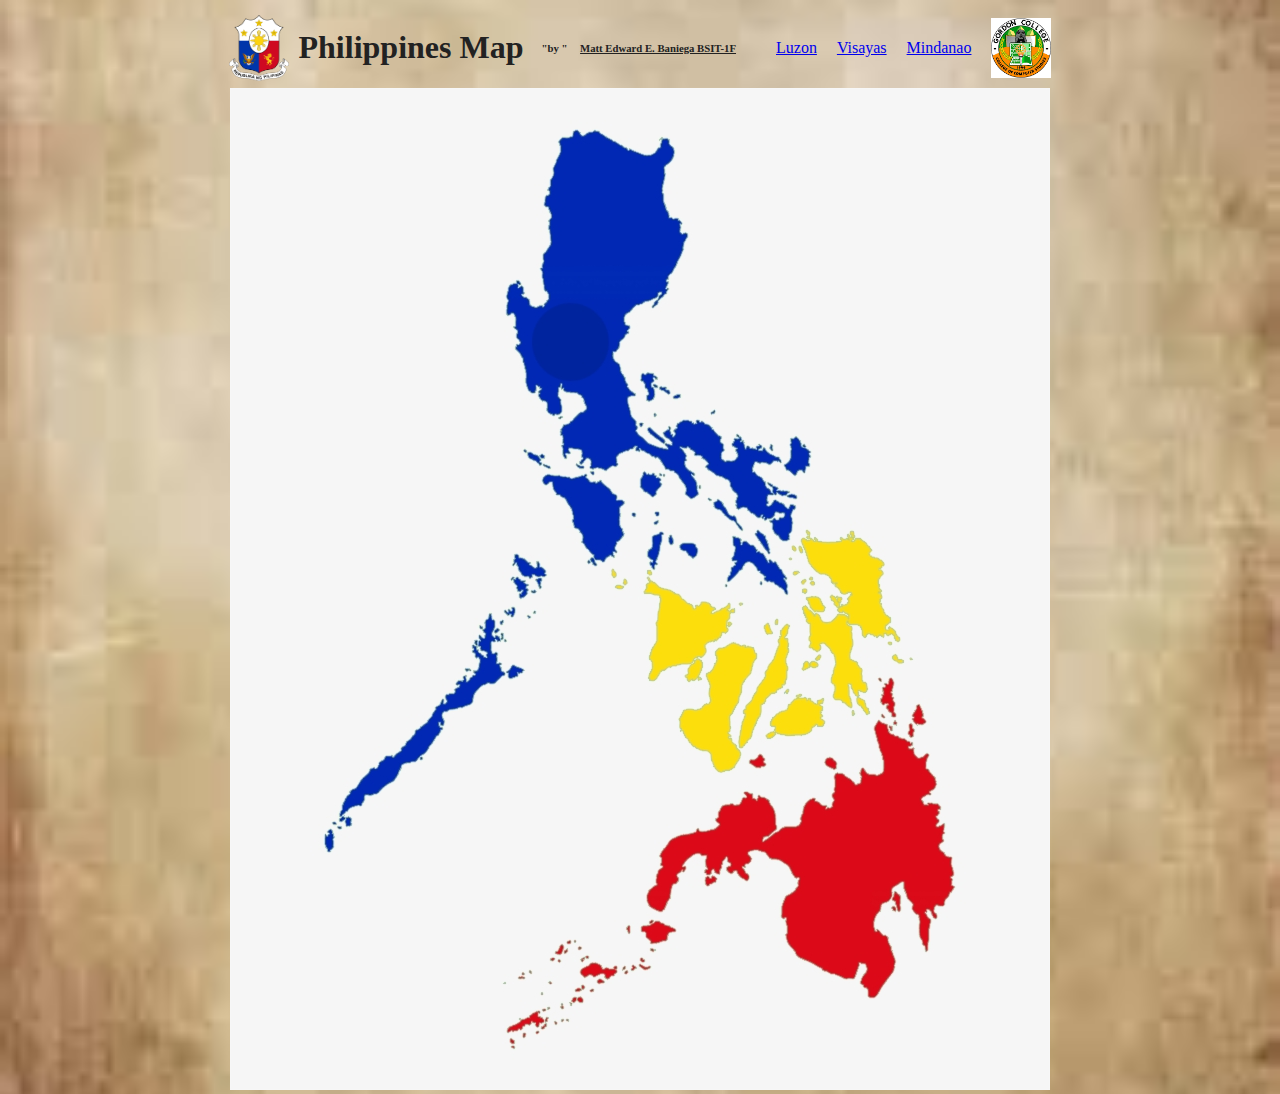
<file: New folder/index.html>
<!DOCTYPE html>
<html>
<head>
	<title>Philippine Map</title>
	<meta name="viewport" content="philippine-map">
	<link rel="stylesheet" href="style.css">
</head>
<body>
	<div class="banner">
		<div class="navbar">
			<img src="Philippines Logo.png" alt="philippine-map" class="logo">
			<h1>Philippines Map&nbsp;</h1>
			<h6>"by "
				<u>Matt Edward E. Baniega BSIT-1F</u>
			</h6>
			<ul>
				<li>
					<a href="Luzon.html">Luzon</a>
				</li>
				<li>
					<a href="Visayas.html">Visayas</a>
				</li>
				<li>
 					<a href="Mindanao.html">Mindanao</a>
				</li>
			</ul>
			<img src="csslogo.png" alt="css-logo" class="logo">
		</div>
		<div class="map">
			<img src="Philippine Map.png" usemap="#image-map" class="philippine-map">
			<map name="image-map">
				<area alt="LUZON" title="LUZON" target="_blank" href="Luzon.html" coords="171,793 688,393 533,62 433,55 368,217" shape="polygon">
				<area alt="VISAYAS" title="VISAYAS" target="_blank" href="Visayas.html" coords="657,588,131" shape="circle">
				<area alt="MINDANAO" title="MINDANAO" target="_blank" href="Mindanao.html" coords="707,857,154" shape="circle">
			</map>
		</div>
	</div>
</body>
</html>
</file>
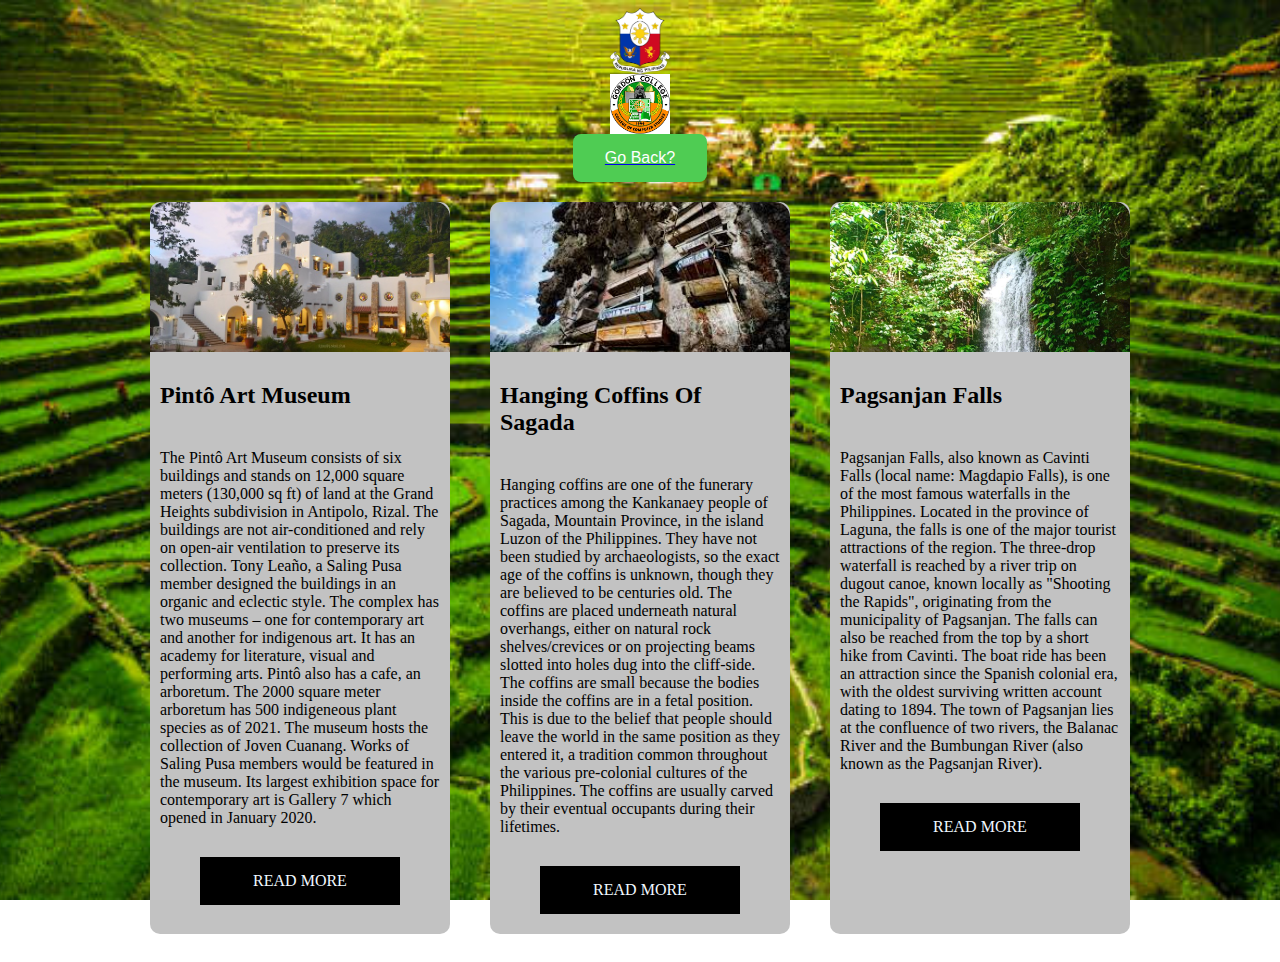
<file: New folder/Luzon.html>
<!DOCTYPE html>
<html lang="en">

<head>  
    <meta charset="UTF-8">
    <meta name="viewport" content="Luzon Places">
    <title>Luzon</title>
    <link rel="stylesheet" href="styles.css">
</head>   
<body>
    <div class="banner">
        <div class="navbar">  
          <img src="Philippines Logo.png" class="logo"> 
          <img src="csslogo.png" alt="css-logo" class="logo">
             <a href="index.html">
                 <button class="custom-button">Go Back?</button>
             </a>
        </div>
     </div>
    <section class="container">
        <div class="card">
            <div class="card-image luz-1"></div>
            <h2>Pintô Art Museum</h2>
            <p>
                The Pintô Art Museum consists of six buildings and stands on 12,000 square meters 
                (130,000 sq ft) of land at the Grand Heights subdivision in Antipolo, Rizal. 
                The buildings are not air-conditioned and rely on open-air ventilation to preserve its collection.
                Tony Leaño, a Saling Pusa member designed the buildings in an organic and eclectic style.
                The complex has two museums – one for contemporary art and another for indigenous art. 
                It has an academy for literature, visual and performing arts. Pintô also has a cafe, an arboretum.
                The 2000 square meter arboretum has 500 indigeneous plant species as of 2021. The museum hosts the collection of Joven Cuanang.
                Works of Saling Pusa members would be featured in the museum.
                Its largest exhibition space for contemporary art is Gallery 7 which opened in January 2020.
            </p>
            <a href="https://en.wikipedia.org/wiki/Pintô_Art_Museum"> READ MORE</a>
            </div>
        <div class="card">
            <div class="card-image luz-2"></div>
            <h2>Hanging Coffins Of Sagada</h2>
            <p>Hanging coffins are one of the funerary practices among the Kankanaey people of Sagada, 
                Mountain Province, in the island Luzon of the Philippines. They have not been studied by archaeologists, 
                so the exact age of the coffins is unknown, though they are believed to be centuries old. 
                The coffins are placed underneath natural overhangs, either on natural rock shelves/crevices or on projecting beams slotted into holes dug into the cliff-side. 
                The coffins are small because the bodies inside the coffins are in a fetal position. 
                This is due to the belief that people should leave the world in the same position as they entered it, 
                a tradition common throughout the various pre-colonial cultures of the Philippines. 
                The coffins are usually carved by their eventual occupants during their lifetimes.
            </p>
            <a href="https://en.wikipedia.org/wiki/Hanging_coffins  "> READ MORE</a>
        </div>
        <div class="card">
            <div class="card-image luz-3"></div>
            <h2>Pagsanjan Falls</h2>
            <p>Pagsanjan Falls, also known as Cavinti Falls (local name: Magdapio Falls), 
                is one of the most famous waterfalls in the Philippines. Located in the province of Laguna, 
                the falls is one of the major tourist attractions of the region. 
                The three-drop waterfall is reached by a river trip on dugout canoe, known locally as "Shooting the Rapids", 
                originating from the municipality of Pagsanjan. The falls can also be reached from the top by a short hike from Cavinti. 
                The boat ride has been an attraction since the Spanish colonial era, with the oldest surviving written account dating to 1894. 
                The town of Pagsanjan lies at the confluence of two rivers, the Balanac River and the Bumbungan River (also known as the Pagsanjan River).
            </p>
            <a href="https://en.wikipedia.org/wiki/Pagsanjan_Falls"> READ MORE</a>
        </div>
    </section>
</body>
</html>
</file>
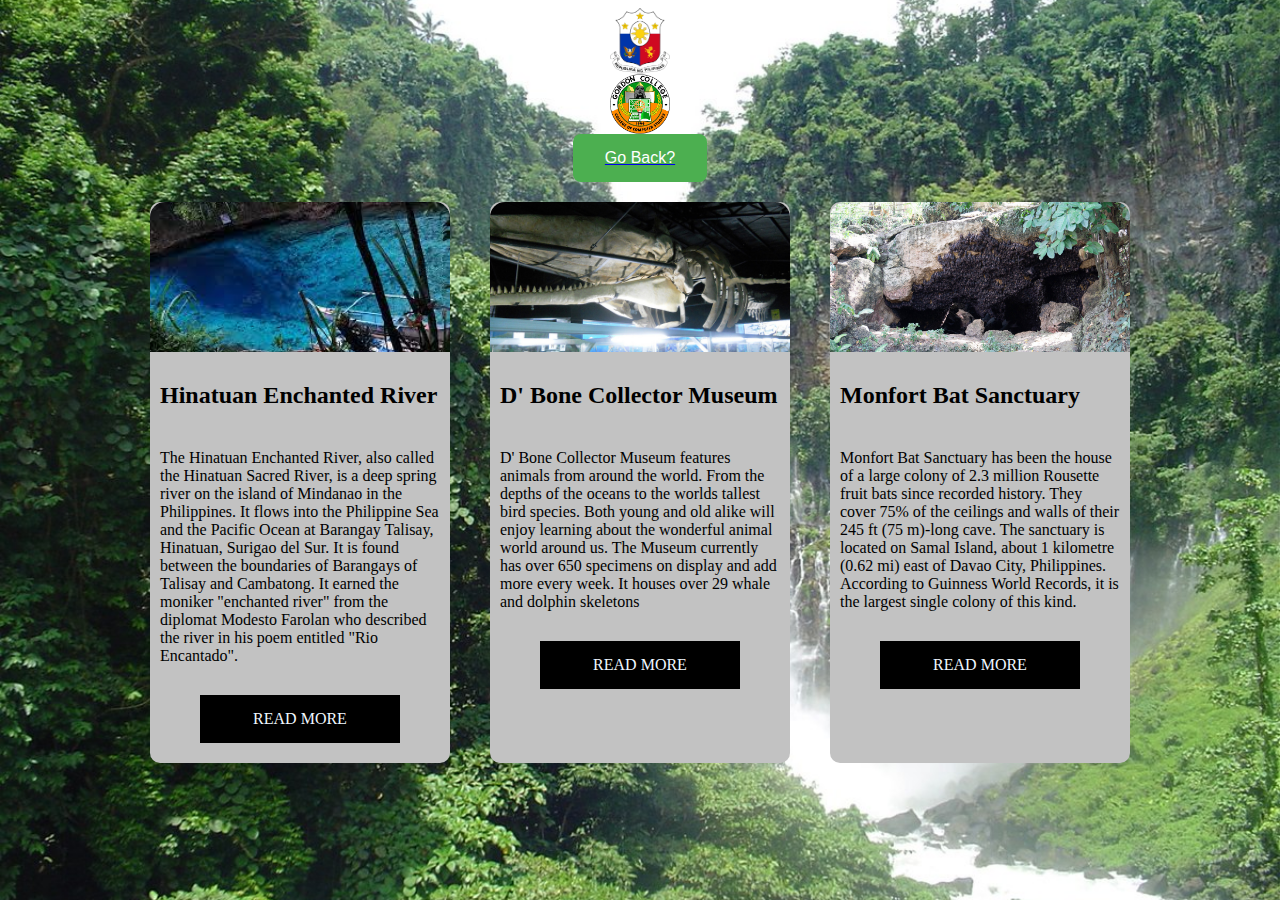
<file: New folder/Mindanao.html>
<!DOCTYPE html>
<html lang="en">

<head>
    <meta charset="UTF-8">
    <meta name="viewport" content="Mindanao Places">
    <title>Mindanao</title>
    <link rel="stylesheet" href="stylez.css">
</head>    
<body>
    <div class="banner">
        <div class="navbar">  
           <img src="Philippines Logo.png" class="logo"> 
           <img src="csslogo.png" alt="css-logo" class="logo">
              <a href="index.html">
                  <button class="custom-button">Go Back?</button>
              </a>
        </div>
     </div>
    <section class="container">
        <div class="card">
            <div class="card-image vis-1"></div>
            <h2>Hinatuan Enchanted River</h2>
            <p>
                The Hinatuan Enchanted River, also called the Hinatuan Sacred River, 
                is a deep spring river on the island of Mindanao in the Philippines. 
                It flows into the Philippine Sea and the Pacific Ocean at Barangay Talisay, Hinatuan, Surigao del Sur. 
                It is found between the boundaries of Barangays of Talisay and Cambatong. 
                It earned the moniker "enchanted river" from the diplomat Modesto Farolan who described the river in his poem entitled "Rio Encantado".
            </p>
            <a href="https://en.wikipedia.org/wiki/Hinatuan_Enchanted_River"> READ MORE</a>
            </div>
        <div class="card">
            <div class="card-image vis-2"></div>
            <h2>D' Bone Collector Museum</h2>
            <p>D' Bone Collector Museum features animals from around the world. 
                From the depths of the oceans to the worlds tallest bird species. 
                Both young and old alike will enjoy learning about the wonderful animal world around us. 
                The Museum currently has over 650 specimens on display and add more every week. It houses over 29 whale and dolphin skeletons
            </p>
            <a href="https://davaocitybybattad.blogspot.com/2012/05/d-bone-collector-museum.html"> READ MORE</a>
        </div>
        <div class="card">
            <div class="card-image vis-3"></div>
            <h2>Monfort Bat Sanctuary</h2>
            <p>Monfort Bat Sanctuary has been the house of a large colony of 2.3 million Rousette fruit bats since recorded history.
                They cover 75% of the ceilings and walls of their 245 ft (75 m)-long cave.
                The sanctuary is located on Samal Island, about 1 kilometre (0.62 mi) east of Davao City, Philippines. 
                According to Guinness World Records, it is the largest single colony of this kind.
            </p>
            <a href="https://en.wikipedia.org/wiki/Monfort_Bat_Sanctuary"> READ MORE</a>
        </div>
    </section>
</body>
</html>
</file>
<file: New folder/style.css>
html, body {
    height: 100%;
    width: 100%;
      display: flex;
      justify-content: center;
      align-items: center;
      flex-wrap: wrap;
 
   
     background-image: url(vintage.jpg);
     background-repeat: no-repeat;
     background-position: center;
     background-attachment: fixed;
     background-size: cover;
}

.banner {
    display: flex;
    flex-direction: column;
    align-items: center;
    justify-content: center;
}

.navbar {
    display: flex;
    align-items: center;
}

.logo {
    width: 60px;
    height: auto;
}
h1, h6, u{
    margin-left: 10px;
    color: rgb(34, 34, 34);
}

ul {
    list-style-type: none;
    display: flex;
}
ul li {
    margin-right: 20px;
    font-family: "Copperplate","Papyrus", fantasy;
    font-size:x -large;
}
map{
    height: 100%;
    width: 100%;
    display: flex;
    justify-content: center;
    align-items: center;
    flex-wrap: wrap;
}

.philippine-map {
    width: 100%;
    height: auto;
}


.slide1, .slide2, .slide3 {
    width: 100%;
    max-width: 800px; 
    margin: 0 auto;
    padding: 20px;
}

.title {
    text-align: center;
    margin-bottom: 20px;
}
.card {
    width: calc(33.33% - 20px);
    margin-bottom: 20px;
    padding: 10px;
    border: 1px solid #ccc;
    border-radius: 5px;
    text-align: center;
}

.card img {
    width: 100px;
    height: auto;
}
</file>
<file: New folder/styles.css>
html, body{
    background-image: url(Luzon.jpg);
    background-repeat: no-repeat;
    background-position: center;
    background-attachment: fixed;
    background-size: cover;
 }
 .logo {
    width: 60px;
    height: auto;
    margin: 0 auto; 
    display: block;
}
.custom-button {
    background-color: #4fcc53; 
    border: none;
    color: white;
    padding: 15px 32px;
    text-align: center;
    text-decoration: none;
    display: block;
    font-size: 16px;
    margin: 0 auto; 
    cursor: pointer;
    border-radius: 8px;
}
.custom-button:hover{
    background-color: #45a049; 
}

 .container {
     display: flex;
     justify-content: center;
     flex-wrap: wrap;
 }
 .card{
     background-color: rgb(194, 194, 194);
     width: 300px;
     margin: 20px;
     border-radius: 10px;
 }
 .card-image {
     height: 150px;
     margin-bottom: 15px;
     background-size: cover;
     border-radius: 15px 15px 0 0;
 }
 .luz-1 {
     background-image:url(Pinto\ Art\ Museum.jpg) ; 
     background-size: cover;  
     background-position: center;
 }
 .luz-2 {
     background-image: url(Hangin\ Coffins\ of\ Sagada.jpg);
     background-position: center;
 }
 .luz-3 {
     background-image: url(Pasanjan\ Falls.jpg);
 }

 .card h2{
     padding: 10px;
 }

 .card p{
    padding: 10px;
 }
 .card a{
     background-color: black;
     color: aliceblue;
     padding: 15px 20px;
     display: block;
     text-align: center;
     margin: 20px 50px;
     text-decoration: none;
 }

 .card:hover {
     background-color:rgb(62,62,62);
     color: white;
     cursor: pointer;
     transform: scale(1.03);
     transition: all 1s ease;
 }
</file>
<file: New folder/stylez.css>
body{
    background-image: url(maria-falls.jpg);
    background-repeat: no-repeat;
    background-position: center;
    background-attachment: fixed;
    background-size: cover;
 }
 .logo {
    width: 60px;
    height: auto;
    margin: 0 auto; 
    display: block;
}
.custom-button {
    background-color: #4CAF50; 
    border: none;
    color: white;
    padding: 15px 32px;
    text-align: center;
    text-decoration: none;
    display: block;
    font-size: 16px;
    margin: 0 auto; 
    cursor: pointer;
    border-radius: 8px;
}
.custom-button:hover{
    background-color: #45a049; 
}

 .container {
     display: flex;
     justify-content: center;
     flex-wrap: wrap;
 }
 .card{
     background-color: rgb(194, 194, 194);
     width: 300px;
     margin: 20px;
     border-radius: 10px;
 }
 .card-image {
     height: 150px;
     margin-bottom: 15px;
     background-size: cover;
     border-radius: 15px 15px 0 0;
 }
 .vis-1 {
     background-image:url(hinatuan-river.jpg) ; 
     background-size: cover;  
     background-position: center;
 }
 .vis-2 {
     background-image: url(bone.jpg);
     background-position: center;
 }
 .vis-3 {
     background-image: url(monfort.jpg);
 }

 .card h2{
     padding: 10px;
 }

 .card p{
    padding: 10px;
 }
 .card a{
     background-color: black;
     color: aliceblue;
     padding: 15px 20px;
     display: block;
     text-align: center;
     margin: 20px 50px;
     text-decoration: none;
 }

 .card:hover {
     background-color:rgb(62,62,62);
     color: white;
     cursor: pointer;
     transform: scale(1.03);
     transition: all 1s ease;
 }
</file>
